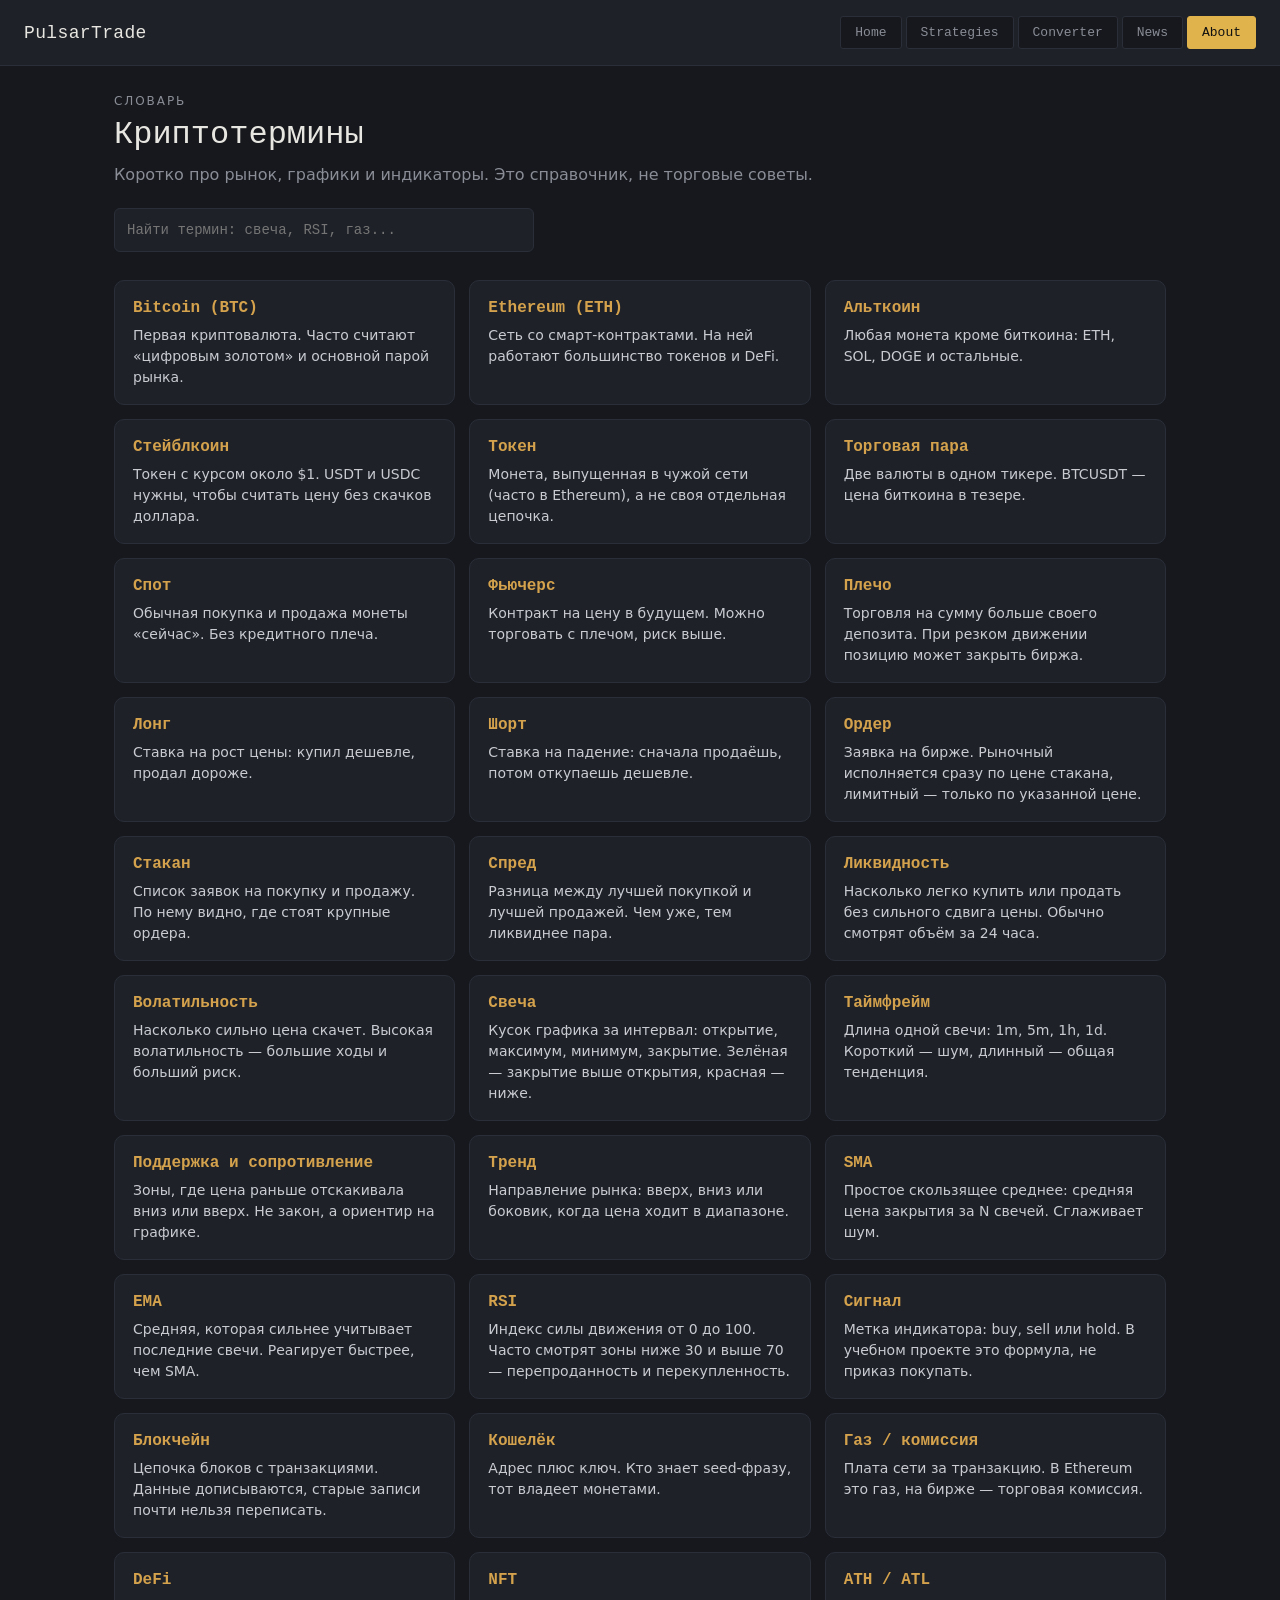
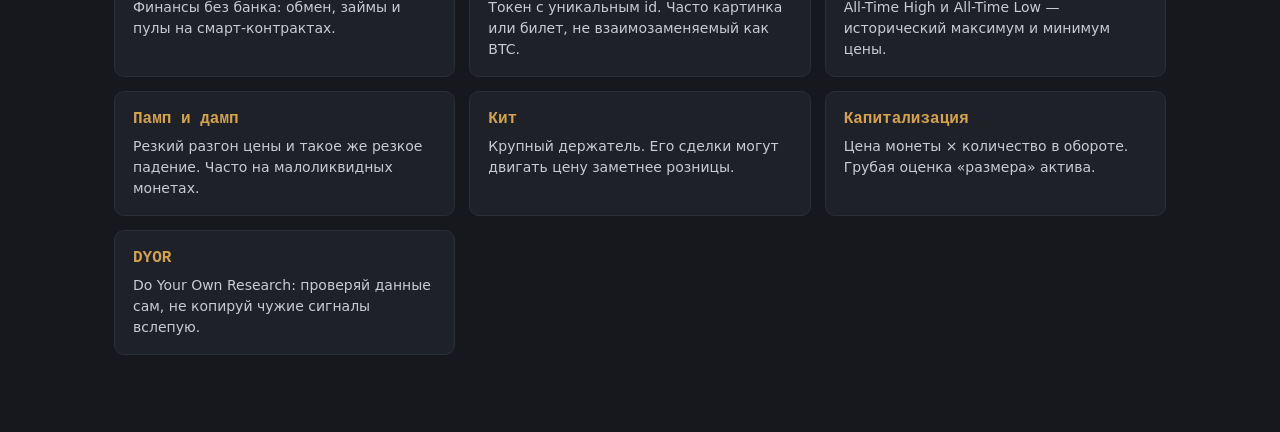
<file: static/aboutcrypto.html>
<!DOCTYPE html>
<html lang="ru">
<head>
    <meta charset="UTF-8">
    <title>PulsarTrade — Термины</title>
    <link rel="stylesheet" href="/static/style.css">
    <style>
        :root {
            --bg: #16181D;
            --bg-elevated: #1E2128;
            --border: #2A2E38;
            --text: #E8E6E1;
            --text-dim: #8A8D96;
            --accent: #D4A24C;
        }
        * { box-sizing: border-box; }
        body {
            margin: 0;
            background: var(--bg);
            color: var(--text);
            font-family: Inter, system-ui, sans-serif;
        }
        #top-nav {
            display: flex;
            justify-content: space-between;
            align-items: center;
            padding: 16px 24px;
            background: var(--bg-elevated);
            border-bottom: 1px solid var(--border);
        }
        #top-nav h1 {
            margin: 0;
            font-size: 18px;
            font-family: "JetBrains Mono", monospace;
            font-weight: 500;
        }
        #nav-links { display: flex; gap: 4px; flex-wrap: wrap; }
        #top-nav a {
            color: var(--text-dim);
            text-decoration: none;
            font-family: "JetBrains Mono", monospace;
            font-size: 13px;
            padding: 8px 14px;
            border: 1px solid var(--border);
            border-radius: 3px;
            background: var(--bg);
        }
        #top-nav a.active, #top-nav a:hover { color: #f3c15c; }
        .wrap { max-width: 1100px; margin: 0 auto; padding: 28px 24px 64px; }
        .kicker {
            margin: 0 0 8px;
            font-size: 12px;
            letter-spacing: 0.16em;
            text-transform: uppercase;
            color: var(--text-dim);
        }
        h2 {
            margin: 0 0 12px;
            font-family: "JetBrains Mono", monospace;
            font-weight: 500;
            font-size: 32px;
        }
        .lead { color: var(--text-dim); margin: 0 0 24px; max-width: 720px; }
        #term-search {
            width: 100%;
            max-width: 420px;
            height: 44px;
            margin: 0 0 28px;
            padding: 0 12px;
            background: var(--bg-elevated);
            color: var(--text);
            border: 1px solid var(--border);
            border-radius: 6px;
            font-family: "JetBrains Mono", monospace;
        }
        .grid {
            display: grid;
            grid-template-columns: repeat(auto-fill, minmax(280px, 1fr));
            gap: 14px;
        }
        .card {
            background: var(--bg-elevated);
            border: 1px solid var(--border);
            border-radius: 10px;
            padding: 18px 18px 16px;
        }
        .card h3 {
            margin: 0 0 8px;
            font-size: 16px;
            font-family: "JetBrains Mono", monospace;
            color: var(--accent);
        }
        .card p { margin: 0; color: #c9cbd1; line-height: 1.5; font-size: 14px; }
        .hidden { display: none; 
        }
        #nav-links a.active {
            color: #111 !important;
            background: #e0b34c !important;
            border-color: #e0b34c !important;
}

    </style>
</head>
<body>
    <nav id="top-nav">
        <h1>PulsarTrade</h1>
        <div id="nav-links">
            <a href="/home">Home</a>
            <a href="/strategies">Strategies</a>
            <a href="/converter">Converter</a>
            <a href="/news">News</a>
            <a href="/aboutcrypto" class="active">About</a>
        </div>
    </nav>

    <div class="wrap">
        <p class="kicker">Словарь</p>
        <h2>Криптотермины</h2>
        <p class="lead">Коротко про рынок, графики и индикаторы. Это справочник, не торговые советы.</p>
        <input id="term-search" type="search" placeholder="Найти термин: свеча, RSI, газ...">

        <div class="grid" id="terms">
            <article class="card" data-q="биткоин btc bitcoin"><h3>Bitcoin (BTC)</h3><p>Первая криптовалюта. Часто считают «цифровым золотом» и основной парой рынка.</p></article>
            <article class="card" data-q="эфир ethereum eth"><h3>Ethereum (ETH)</h3><p>Сеть со смарт-контрактами. На ней работают большинство токенов и DeFi.</p></article>
            <article class="card" data-q="альткоин altcoin"><h3>Альткоин</h3><p>Любая монета кроме биткоина: ETH, SOL, DOGE и остальные.</p></article>
            <article class="card" data-q="стейбл usdt usdc"><h3>Стейблкоин</h3><p>Токен с курсом около $1. USDT и USDC нужны, чтобы считать цену без скачков доллара.</p></article>
            <article class="card" data-q="токен token"><h3>Токен</h3><p>Монета, выпущенная в чужой сети (часто в Ethereum), а не своя отдельная цепочка.</p></article>
            <article class="card" data-q="пара тикер symbol usdt"><h3>Торговая пара</h3><p>Две валюты в одном тикере. BTCUSDT — цена биткоина в тезере.</p></article>
            <article class="card" data-q="спот spot"><h3>Спот</h3><p>Обычная покупка и продажа монеты «сейчас». Без кредитного плеча.</p></article>
            <article class="card" data-q="фьючерс futures"><h3>Фьючерс</h3><p>Контракт на цену в будущем. Можно торговать с плечом, риск выше.</p></article>
            <article class="card" data-q="плечо leverage ликвидация"><h3>Плечо</h3><p>Торговля на сумму больше своего депозита. При резком движении позицию может закрыть биржа.</p></article>
            <article class="card" data-q="лонг long покупка"><h3>Лонг</h3><p>Ставка на рост цены: купил дешевле, продал дороже.</p></article>
            <article class="card" data-q="шорт short продажа"><h3>Шорт</h3><p>Ставка на падение: сначала продаёшь, потом откупаешь дешевле.</p></article>
            <article class="card" data-q="ордер order лимитный рыночный"><h3>Ордер</h3><p>Заявка на бирже. Рыночный исполняется сразу по цене стакана, лимитный — только по указанной цене.</p></article>
            <article class="card" data-q="стакан order book"><h3>Стакан</h3><p>Список заявок на покупку и продажу. По нему видно, где стоят крупные ордера.</p></article>
            <article class="card" data-q="спред spread"><h3>Спред</h3><p>Разница между лучшей покупкой и лучшей продажей. Чем уже, тем ликвиднее пара.</p></article>
            <article class="card" data-q="ликвидность volume объём"><h3>Ликвидность</h3><p>Насколько легко купить или продать без сильного сдвига цены. Обычно смотрят объём за 24 часа.</p></article>
            <article class="card" data-q="волатильность volatility"><h3>Волатильность</h3><p>Насколько сильно цена скачет. Высокая волатильность — большие ходы и больший риск.</p></article>
            <article class="card" data-q="свеча candlestick ohlc"><h3>Свеча</h3><p>Кусок графика за интервал: открытие, максимум, минимум, закрытие. Зелёная — закрытие выше открытия, красная — ниже.</p></article>
            <article class="card" data-q="таймфрейм timeframe 1h 1d"><h3>Таймфрейм</h3><p>Длина одной свечи: 1m, 5m, 1h, 1d. Короткий — шум, длинный — общая тенденция.</p></article>
            <article class="card" data-q="поддержка resistance сопротивление"><h3>Поддержка и сопротивление</h3><p>Зоны, где цена раньше отскакивала вниз или вверх. Не закон, а ориентир на графике.</p></article>
            <article class="card" data-q="тренд trend"><h3>Тренд</h3><p>Направление рынка: вверх, вниз или боковик, когда цена ходит в диапазоне.</p></article>
            <article class="card" data-q="sma ma средняя"><h3>SMA</h3><p>Простое скользящее среднее: средняя цена закрытия за N свечей. Сглаживает шум.</p></article>
            <article class="card" data-q="ema"><h3>EMA</h3><p>Средняя, которая сильнее учитывает последние свечи. Реагирует быстрее, чем SMA.</p></article>
            <article class="card" data-q="rsi индикатор"><h3>RSI</h3><p>Индекс силы движения от 0 до 100. Часто смотрят зоны ниже 30 и выше 70 — перепроданность и перекупленность.</p></article>
            <article class="card" data-q="сигнал buy sell hold"><h3>Сигнал</h3><p>Метка индикатора: buy, sell или hold. В учебном проекте это формула, не приказ покупать.</p></article>
            <article class="card" data-q="блокчейн blockchain"><h3>Блокчейн</h3><p>Цепочка блоков с транзакциями. Данные дописываются, старые записи почти нельзя переписать.</p></article>
            <article class="card" data-q="кошелёк wallet ключ seed"><h3>Кошелёк</h3><p>Адрес плюс ключ. Кто знает seed-фразу, тот владеет монетами.</p></article>
            <article class="card" data-q="газ gas комиссия"><h3>Газ / комиссия</h3><p>Плата сети за транзакцию. В Ethereum это газ, на бирже — торговая комиссия.</p></article>
            <article class="card" data-q="defi"><h3>DeFi</h3><p>Финансы без банка: обмен, займы и пулы на смарт-контрактах.</p></article>
            <article class="card" data-q="nft"><h3>NFT</h3><p>Токен с уникальным id. Часто картинка или билет, не взаимозаменяемый как BTC.</p></article>
            <article class="card" data-q="ath atl максимум минимум"><h3>ATH / ATL</h3><p>All-Time High и All-Time Low — исторический максимум и минимум цены.</p></article>
            <article class="card" data-q="dump pump памп дамп"><h3>Памп и дамп</h3><p>Резкий разгон цены и такое же резкое падение. Часто на малоликвидных монетах.</p></article>
            <article class="card" data-q="whale кит"><h3>Кит</h3><p>Крупный держатель. Его сделки могут двигать цену заметнее розницы.</p></article>
            <article class="card" data-q="market cap капитализация"><h3>Капитализация</h3><p>Цена монеты × количество в обороте. Грубая оценка «размера» актива.</p></article>
            <article class="card" data-q="dyor"><h3>DYOR</h3><p>Do Your Own Research: проверяй данные сам, не копируй чужие сигналы вслепую.</p></article>
        </div>
    </div>

    <script>
        const input = document.getElementById("term-search");
        const cards = [...document.querySelectorAll(".card")];
        input.addEventListener("input", () => {
            const q = input.value.trim().toLowerCase();
            cards.forEach((card) => {
                const text = (card.dataset.q + " " + card.innerText).toLowerCase();
                card.classList.toggle("hidden", Boolean(q) && !text.includes(q));
            });
        });
        document.querySelectorAll("#nav-links a").forEach((link) => {
            link.classList.toggle("active", link.getAttribute("href") === location.pathname);
        });
    </script>
    <script src="/static/nav.js"></script>
</body>
</html>
</file>
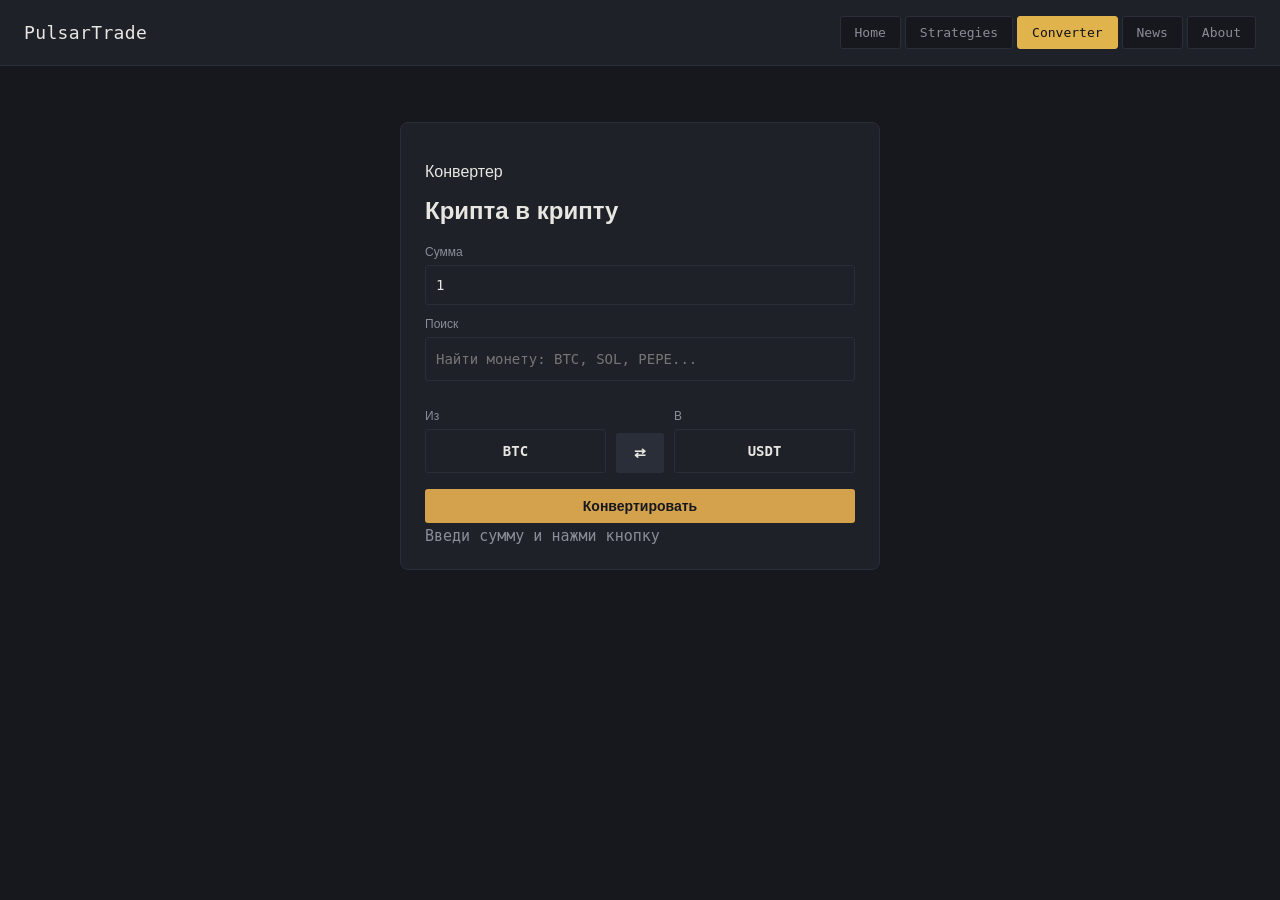
<file: static/converter.html>
<!DOCTYPE html>
<html>
<head>
    <meta charset="UTF-8">
    <title>PulsarTrade — Converter</title>
    <link rel="stylesheet" href="/static/style.css">
</head>
<script src="/static/nav.js"></script>
<body>
   <nav id="top-nav">
    <h1>PulsarTrade</h1>
    <div id="nav-links">
        <a href="/home">Home</a>
        <a href="/strategies">Strategies</a>
        <a href="/converter">Converter</a>
        <a href="/news">News</a>
        <a href="/aboutcrypto">About</a>
    </div>
</nav>
    <div class="container">
                <section class="converter-card">
            <p class="kicker">Конвертер</p>
            <h2>Крипта в крипту</h2>

            <label for="amount">Сумма</label>
            <input type="number" id="amount" value="1" min="0" step="any">

            <label for="coin-search">Поиск</label>
            <input type="search" id="coin-search" placeholder="Найти монету: BTC, SOL, PEPE..." autocomplete="off">

            <div class="converter-row">
                <div class="coin-box">
                    <label>Из</label>
                    <button type="button" class="coin-btn" id="from-btn">BTC</button>
                    <input type="hidden" id="from-currency" value="BTC">
                    <div class="coin-menu" id="from-menu"></div>
                </div>
                <button type="button" id="swap-btn">⇄</button>
                <div class="coin-box">
                    <label>В</label>
                    <button type="button" class="coin-btn" id="to-btn">USDT</button>
                    <input type="hidden" id="to-currency" value="USDT">
                    <div class="coin-menu" id="to-menu"></div>
                </div>
            </div>

            <button type="button" id="convert-btn">Конвертировать</button>
            <p id="convert-result">Введи сумму и нажми кнопку</p>
        </section>
    </div>

    <script src="/static/converter.js"></script>
    <script src="/static/nav.js"></script>
</body>
</html>
</file>
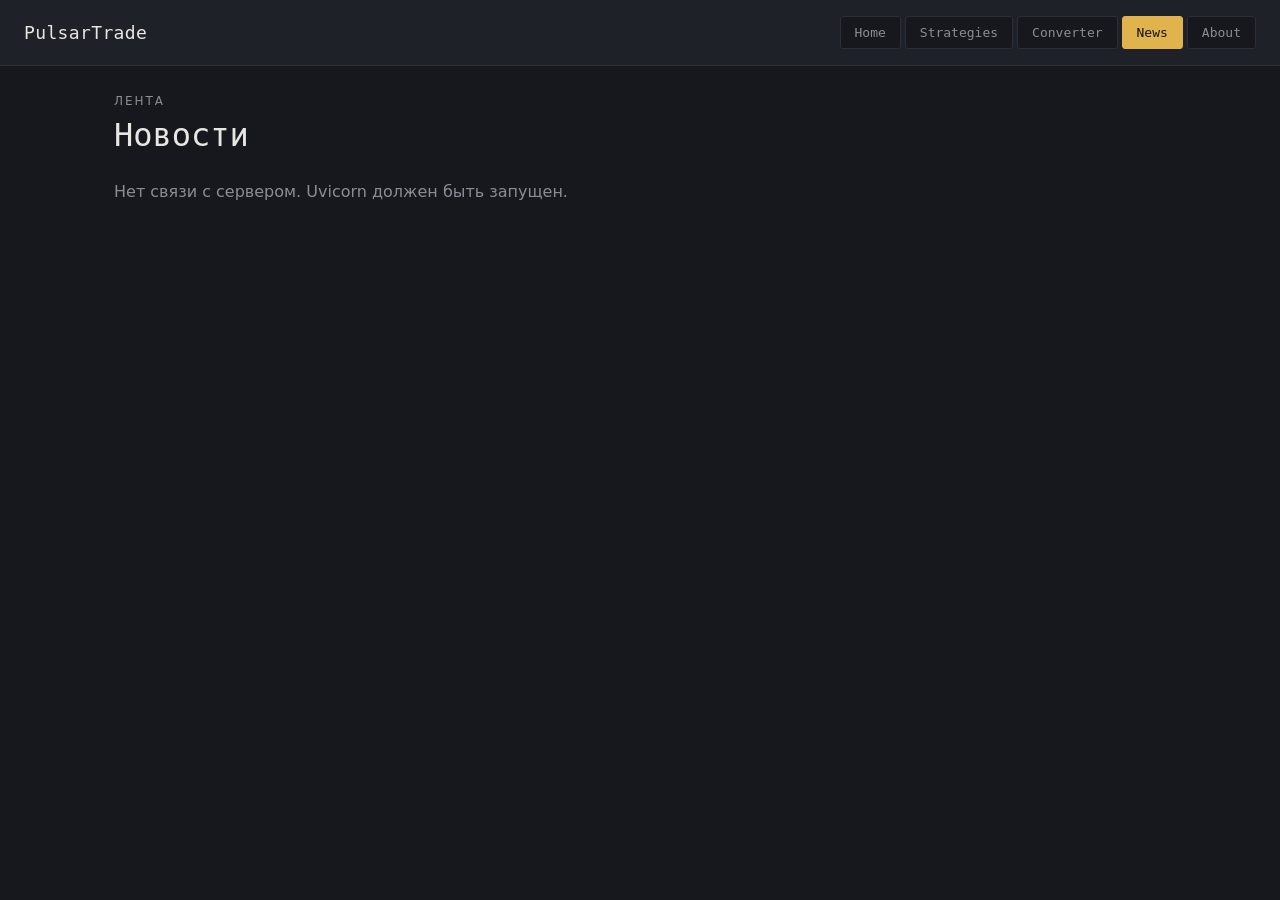
<file: static/news.html>
<!DOCTYPE html>
<html lang="ru">
<head>
    <meta charset="UTF-8">
    <title>PulsarTrade — News</title>
    <link rel="stylesheet" href="/static/style.css">
    <style>
    :root {
        --bg: #16181D;
        --bg-elevated: #1E2128;
        --border: #2A2E38;
        --text: #E8E6E1;
        --text-dim: #8A8D96;
        --accent: #D4A24C;
    }
    * { box-sizing: border-box; }
    body {
        margin: 0;
        background: var(--bg);
        color: var(--text);
        font-family: Inter, system-ui, sans-serif;
    }
    #top-nav {
        display: flex;
        justify-content: space-between;
        align-items: center;
        padding: 16px 24px;
        background: var(--bg-elevated);
        border-bottom: 1px solid var(--border);
    }
    #top-nav h1 {
        margin: 0;
        font-size: 18px;
        font-family: "JetBrains Mono", monospace;
        font-weight: 500;
    }
    #nav-links { display: flex; gap: 4px; flex-wrap: wrap; }
    #top-nav a {
        color: var(--text-dim);
        text-decoration: none;
        font-family: "JetBrains Mono", monospace;
        font-size: 13px;
        padding: 8px 14px;
        border: 1px solid var(--border);
        border-radius: 3px;
        background: var(--bg);
    }
    #top-nav a.active, #top-nav a:hover { color: #f3c15c; }
    .news {
        max-width: 1100px;
        margin: 0 auto;
        padding: 28px 24px 64px;
    }
    .kicker {
        font-size: 12px;
        letter-spacing: 0.16em;
        text-transform: uppercase;
        color: var(--text-dim);
        margin: 0 0 8px;
    }
    .news h2 {
        margin: 0 0 28px;
        font-size: 32px;
        font-family: "JetBrains Mono", monospace;
        font-weight: 500;
    }
    .news-status {
        color: var(--text-dim);
        font-size: 16px;
    }
    #news-list {
        display: grid;
        grid-template-columns: 1fr;
        gap: 14px;
    }
    .news-item {
        display: block;
        padding: 22px 24px;
        background: var(--bg-elevated);
        border: 1px solid var(--border);
        border-radius: 10px;
        color: var(--text);
        text-decoration: none;
        font-size: 20px;
        font-weight: 600;
        line-height: 1.35;
    }
    .news-item:hover {
        color: var(--accent);
        border-color: #3a3f4b;
    }
    .news-item span {
        display: block;
        margin-top: 10px;
        color: var(--text-dim);
        font-size: 13px;
        font-weight: 400;
        font-family: "JetBrains Mono", monospace;
    }
    @media (min-width: 900px) {
        #news-list {
            grid-template-columns: 1fr 1fr;
        }
        .news-item:first-child {
            grid-column: 1 / -1;
            font-size: 26px;
            padding: 28px 32px;
        }
    }
    #nav-links a.active {
        color: #111 !important;
        background: #e0b34c !important;
        border-color: #e0b34c !important;
}
</style>
</head>
<script src="/static/nav.js"></script>
<body>
   <nav id="top-nav">
    <h1>PulsarTrade</h1>
    <div id="nav-links">
        <a href="/home">Home</a>
        <a href="/strategies">Strategies</a>
        <a href="/converter">Converter</a>
        <a href="/news">News</a>
        <a href="/aboutcrypto">About</a>
    </div>
</nav>
    <div class="news">
        <p class="kicker">Лента</p>
        <h2>Новости</h2>
        <p id="news-status" class="news-status">Загружаю…</p>
        <div id="news-list"></div>
    </div>
    <script>
        const API = "http://127.0.0.1:8000";
        const status = document.getElementById("news-status");
        const list = document.getElementById("news-list");

        async function loadNews() {
            try {
                let items = [];
                const feed = await fetch(API + "/api/news");
                if (feed.ok) items = await feed.json();
                if (!Array.isArray(items) || !items.length) {
                    const one = await fetch(API + "/api/news/latest");
                    if (one.ok) {
                        const item = await one.json();
                        items = item && item.title ? [item] : [];
                    }
                }
                if (!items.length) {
                    status.textContent = "Лента пустая. Проверь /api/news в uvicorn.";
                    return;
                }
                status.textContent = "";
                list.innerHTML = items.map((item) => (
                    '<a class="news-item" href="' + (item.url || "#") +
                    '" target="_blank" rel="noopener noreferrer">' +
                    (item.title || "Без заголовка") +
                    '<span>' + (item.source || "") + '</span></a>'
                )).join("");
            } catch (e) {
                status.textContent = "Нет связи с сервером. Uvicorn должен быть запущен.";
            }
        }
        loadNews();
    
    </script>
<script src="/static/nav.js"></script>
</body>
</html>
</file>
<file: static/style.css>
@import url('https://fonts.googleapis.com/css2?family=Unbounded:wght@200..900&display=swap');
:root {
    --bg: #16181D;
    --bg-elevated: #1E2128;
    --border: #2A2E38;
    --text: #E8E6E1;
    --text-dim: #8A8D96;
    --accent-buy: #D4A24C;
    --accent-sell: #B5544A;
}

* {
    box-sizing: border-box;
}

body {
    background-color: var(--bg);
    color: var(--text);
    font-family: 'Inter', sans-serif;
    margin: 0;
    padding: 0;
}

.container {
    max-width: 720px;
    margin: 0 auto;
    padding: 40px 24px;
}

/* Верхняя навигация */
#top-nav {
    display: flex;
    justify-content: space-between;
    align-items: center;
    padding: 16px 24px;
    background-color: var(--bg-elevated);
    border-bottom: 1px solid var(--border);
}

#top-nav h1 {
    font-size: 18px;
    margin: 0;
    border-bottom: none;
    padding-bottom: 0;
}

#nav-links {
    display: flex;
    gap: 4px;
}

#top-nav a {
    color: var(--text-dim);
    text-decoration: none;
    font-family: 'JetBrains Mono', monospace;
    font-size: 13px;
    padding: 8px 14px;
    border-radius: 3px;
    background-color: var(--bg);
    border: 1px solid var(--border);
}

#top-nav a:hover {
    color: var(--text);
    border-color: var(--text-dim);
}

h1 {
    font-family: 'JetBrains Mono', monospace;
    font-size: 22px;
    font-weight: 500;
    letter-spacing: 0.02em;
    margin: 0 0 32px 0;
    padding-bottom: 16px;
    border-bottom: 1px solid var(--border);
}

/* Цена */
#price-display {
    font-family: 'JetBrains Mono', monospace;
    font-size: 32px;
    font-weight: 700;
    margin-bottom: 24px;
}

/* График */
#chart {
    margin-bottom: 32px;
    border: 1px solid var(--border);
    border-radius: 4px;
    overflow: hidden;
    height: 400px;
}

/* Конвертер */
#converter {
    padding: 20px 0;
    border-top: 1px solid var(--border);
    border-bottom: 1px solid var(--border);
    margin-bottom: 32px;
    display: flex;
    flex-wrap: wrap;
    gap: 10px;
    align-items: center;
}

input {
    background-color: var(--bg-elevated);
    color: var(--text);
    border: 1px solid var(--border);
    border-radius: 3px;
    padding: 8px 10px;
    font-family: 'JetBrains Mono', monospace;
    font-size: 14px;
    width: 100px;
}

input:focus {
    outline: none;
    border-color: var(--text-dim);
}

button {
    background-color: var(--accent-buy);
    color: var(--bg);
    border: none;
    border-radius: 3px;
    padding: 9px 18px;
    font-family: 'Inter', sans-serif;
    font-weight: 600;
    font-size: 14px;
    cursor: pointer;
}

button:hover {
    opacity: 0.9;
}

#convert-result {
    font-family: 'JetBrains Mono', monospace;
    font-size: 15px;
    color: var(--text-dim);
    width: 100%;
    margin: 4px 0 0 0;
}

/* Сигналы */
#signals {
    display: flex;
    gap: 24px;
}

#signals p {
    font-family: 'JetBrains Mono', monospace;
    font-size: 14px;
    margin: 0;
    padding: 10px 14px;
    background-color: var(--bg-elevated);
    border-radius: 3px;
    border: 1px solid var(--border);
}

select {
    background-color: var(--bg-elevated);
    color: var(--text);
    border: 1px solid var(--border);
    border-radius: 3px;
    padding: 8px 10px;
    font-family: 'JetBrains Mono', monospace;
    font-size: 14px;
    margin-bottom: 24px;
}
.interval-btn {
    background: #2A2E38;
    color: #c5c8d0;
}
.interval-btn.active {
    background: #e0b34c;
    color: #111;
}
#symbol-search {
    display: block;
    min-width: 220px;
    margin: 12px 0 8px;
    padding: 8px 12px;
    background: #2A2E38;
    color: #e8eaed;
    border: 1px solid #3a3f4b;
    border-radius: 8px;
}

#symbol-search::placeholder {
    color: #8A8D96;
}
#symbol-search {
    display: block;
    width: 220px;
    min-width: 220px;
    margin: 12px 0 8px;
    padding: 8px 12px;
}

#symbol-results {
    display: none;
    width: 220px;
    margin: 0 0 12px;
    background: var(--bg-elevated);
    border: 1px solid var(--border);
    border-radius: 3px;
    overflow: hidden;
}

.symbol-result {
    display: block;
    width: 100%;
    text-align: left;
    background: transparent;
    color: var(--text);
    border: none;
    border-radius: 0;
    padding: 8px 12px;
    font-family: "JetBrains Mono", monospace;
    font-size: 13px;
    font-weight: 400;
}

.symbol-result:hover {
    background: #2A2E38;
    color: var(--text);
}

.symbol-empty {
    padding: 8px 12px;
    color: var(--text-dim);
    font-family: "JetBrains Mono", monospace;
    font-size: 13px;
}
#live-tickers {
    display: flex;
    gap: 10px;
    margin: 0 0 24px;
    flex-wrap: wrap;
}

.ticker-card {
    flex: 1;
    min-width: 140px;
    padding: 10px 12px;
    background: var(--bg-elevated);
    border: 1px solid var(--border);
    border-radius: 3px;
    font-family: "JetBrains Mono", monospace;
}

.ticker-card span,
.ticker-card em {
    display: block;
    font-size: 12px;
    font-style: normal;
    color: var(--text-dim);
}

.ticker-card strong {
    display: block;
    margin: 4px 0;
}

.ticker-card.up em { color: #4A9F7A; }
.ticker-card.down em { color: #B5544A; }

#latest-news {
    margin-top: 32px;
    padding: 16px;
    background: var(--bg-elevated);
    border: 1px solid var(--border);
    border-radius: 4px;
}

#latest-news .kicker {
    font-size: 11px;
    letter-spacing: 0.14em;
    text-transform: uppercase;
    color: var(--text-dim);
    margin-bottom: 8px;
}

#latest-news a {
    color: var(--text);
    text-decoration: none;
    font-size: 16px;
    font-weight: 600;
}

#latest-news a:hover { color: var(--accent-buy); }

#latest-news span {
    display: block;
    margin-top: 8px;
    color: var(--text-dim);
    font-family: "JetBrains Mono", monospace;
    font-size: 12px;
}.container {
    max-width: 1400px;
    margin: 0 auto;
    padding: 16px 24px 40px;
}

.workspace {
    display: grid;
    grid-template-columns: minmax(0, 1.7fr) minmax(280px, 0.75fr);
    gap: 20px;
    align-items: start;
}

.workspace-side {
    display: flex;
    flex-direction: column;
    gap: 14px;
    position: sticky;
    top: 72px;
}

.workspace-side #converter {
    flex-direction: column;
    align-items: stretch;
}

.workspace-side #converter input,
.workspace-side #converter button {
    width: 100%;
}

#chart {
    height: 480px;
}

@media (max-width: 960px) {
    .workspace {
        grid-template-columns: 1fr;
    }

    .workspace-side {
        position: static;
    }
}
.chart-wide {
    height: 560px;
}

#nav-links a.active {
    color: #f3c15c;
}
#top10-grid {
    display: grid;
    grid-template-columns: repeat(auto-fill, minmax(240px, 1fr));
    gap: 14px;
    margin-top: 20px;
}
.top10-card {
    background: #252830;
    border-radius: 12px;
    padding: 12px;
    cursor: pointer;
}
.top10-chart svg {
    width: 100%;
    height: 70px;
    display: block;
}
.up { color: #4A9F7A; }
.down { color: #B5544A; }
#interval-buttons {
    display: flex;
    flex-wrap: wrap;
    gap: 8px;
    margin: 0 0 12px;
}
.converter-card {
    max-width: 480px;
    margin: 40px auto 0;
    padding: 24px;
    background: var(--bg-elevated);
    border: 1px solid var(--border);
    border-radius: 8px;
}

.converter-card h2 { margin: 4px 0 20px; }

.converter-card label {
    display: block;
    margin: 12px 0 6px;
    color: var(--text-dim);
    font-size: 12px;
}

.converter-card input,
.converter-card select {
    display: block;
    width: 100%;
    height: 40px;
    margin: 0;
    appearance: auto;
    -webkit-appearance: menulist;
}

.converter-card option { display: block; }

.converter-row {
    display: grid;
    grid-template-columns: 1fr auto 1fr;
    gap: 10px;
    align-items: end;
    margin: 8px 0 16px;
}

#swap-btn {
    background: #2A2E38;
    color: var(--text);
    min-width: 44px;
    height: 40px;
}

#convert-btn { width: 100%; }
.converter-card select {
    width: 100%;
    height: 40px;
}
#coin-search {
    display: block;
    width: 100%;
    height: 40px;
    margin: 0 0 12px;
}
.coin-box { position: relative; }
.coin-btn {
    width: 100%;
    height: 44px;
    background: #1E2128;
    color: #E8E6E1;
    border: 1px solid #2A2E38;
    border-radius: 3px;
    font-family: "JetBrains Mono", monospace;
}
.coin-menu {
    display: none;
    position: absolute;
    left: 0;
    right: 0;
    top: calc(100% + 4px);
    max-height: 260px;
    overflow: auto;
    background: #1E2128;
    border: 1px solid #2A2E38;
    border-radius: 6px;
    z-index: 20;
}
.coin-menu button {
    display: block;
    width: 100%;
    text-align: left;
    background: transparent;
    color: #E8E6E1;
    border: 0;
    border-radius: 0;
    padding: 10px 12px;
    font-family: "JetBrains Mono", monospace;
    font-size: 13px;
    font-weight: 400;
}
.coin-menu button:hover,
.coin-menu button.active { background: #2A2E38; color: #f3c15c; }
#coin-search { width: 100%; height: 44px; margin-bottom: 16px; }
#nav-links a.active {
    color: #111;
    background: #e0b34c;
    border-color: #e0b34c;
}
#nav-links a.active {
    color: #111 !important;
    background: #e0b34c !important;
    border-color: #e0b34c !important;
}
</file>
